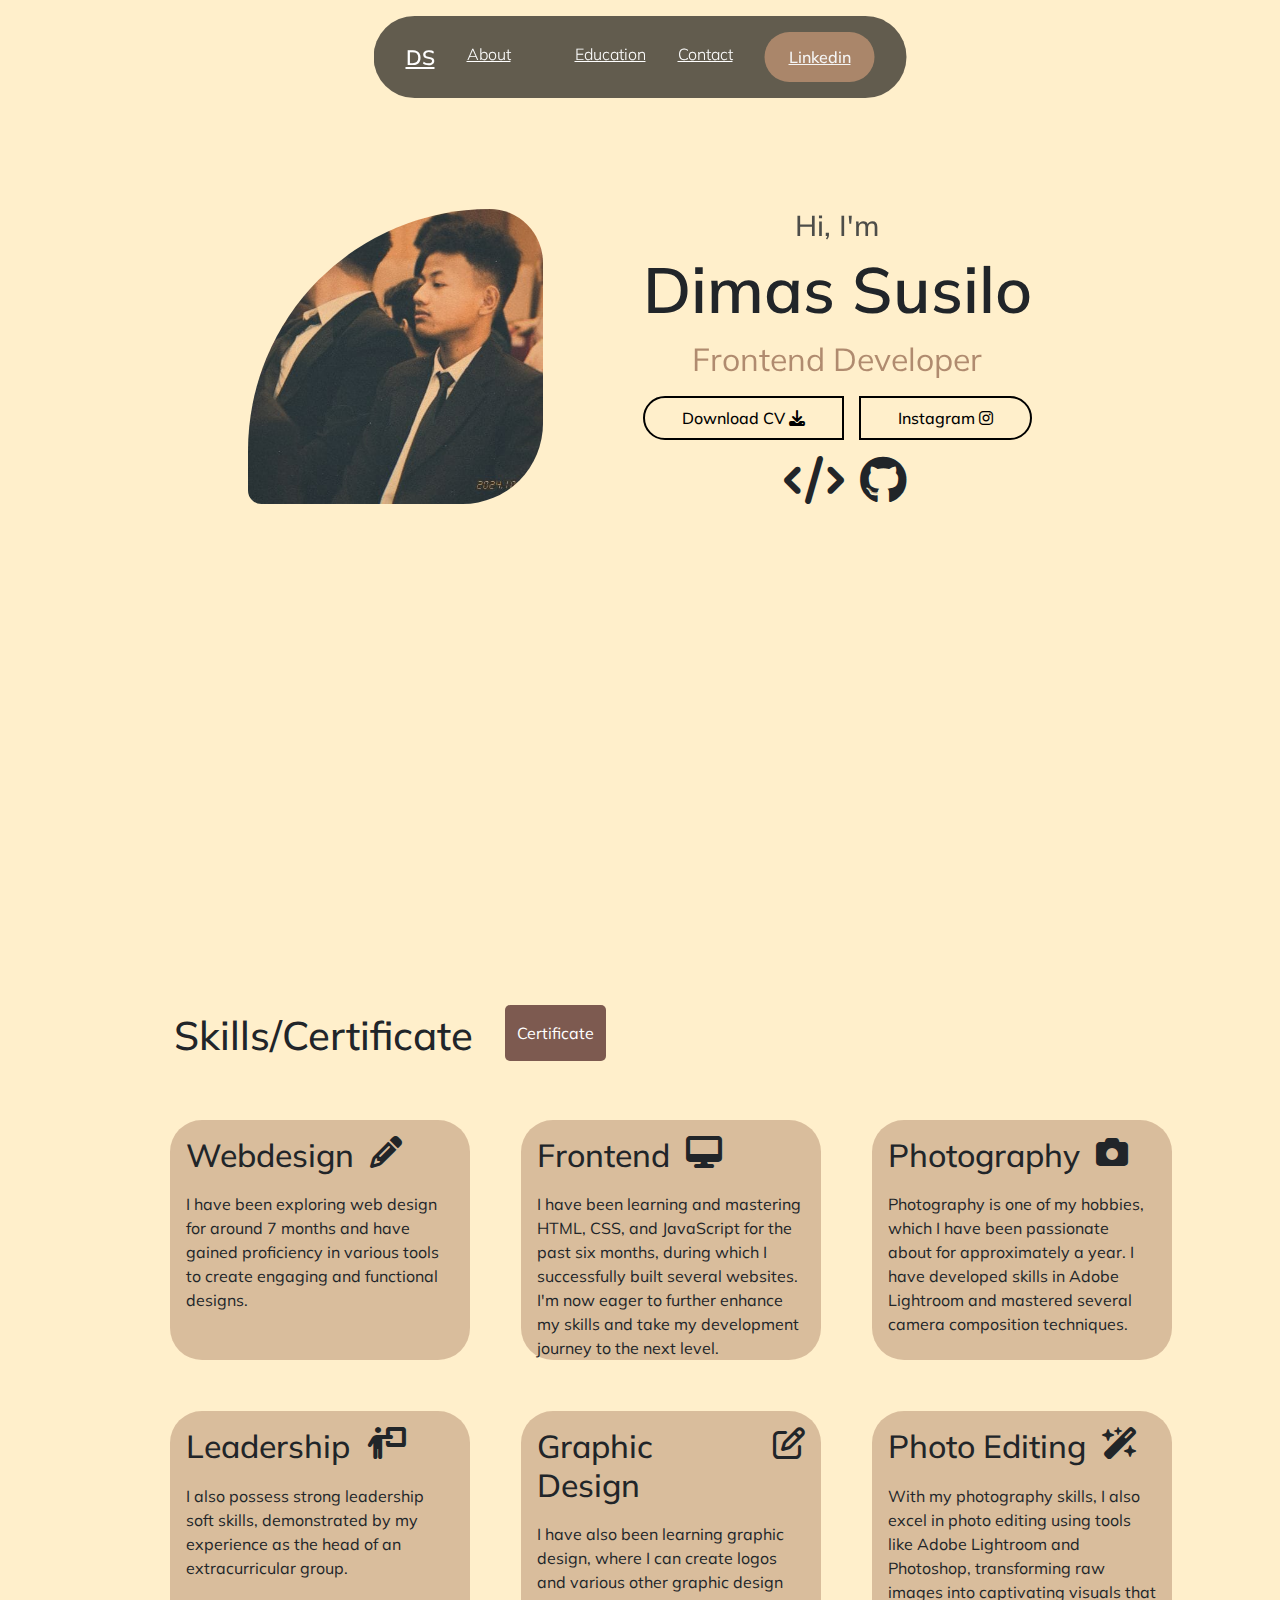
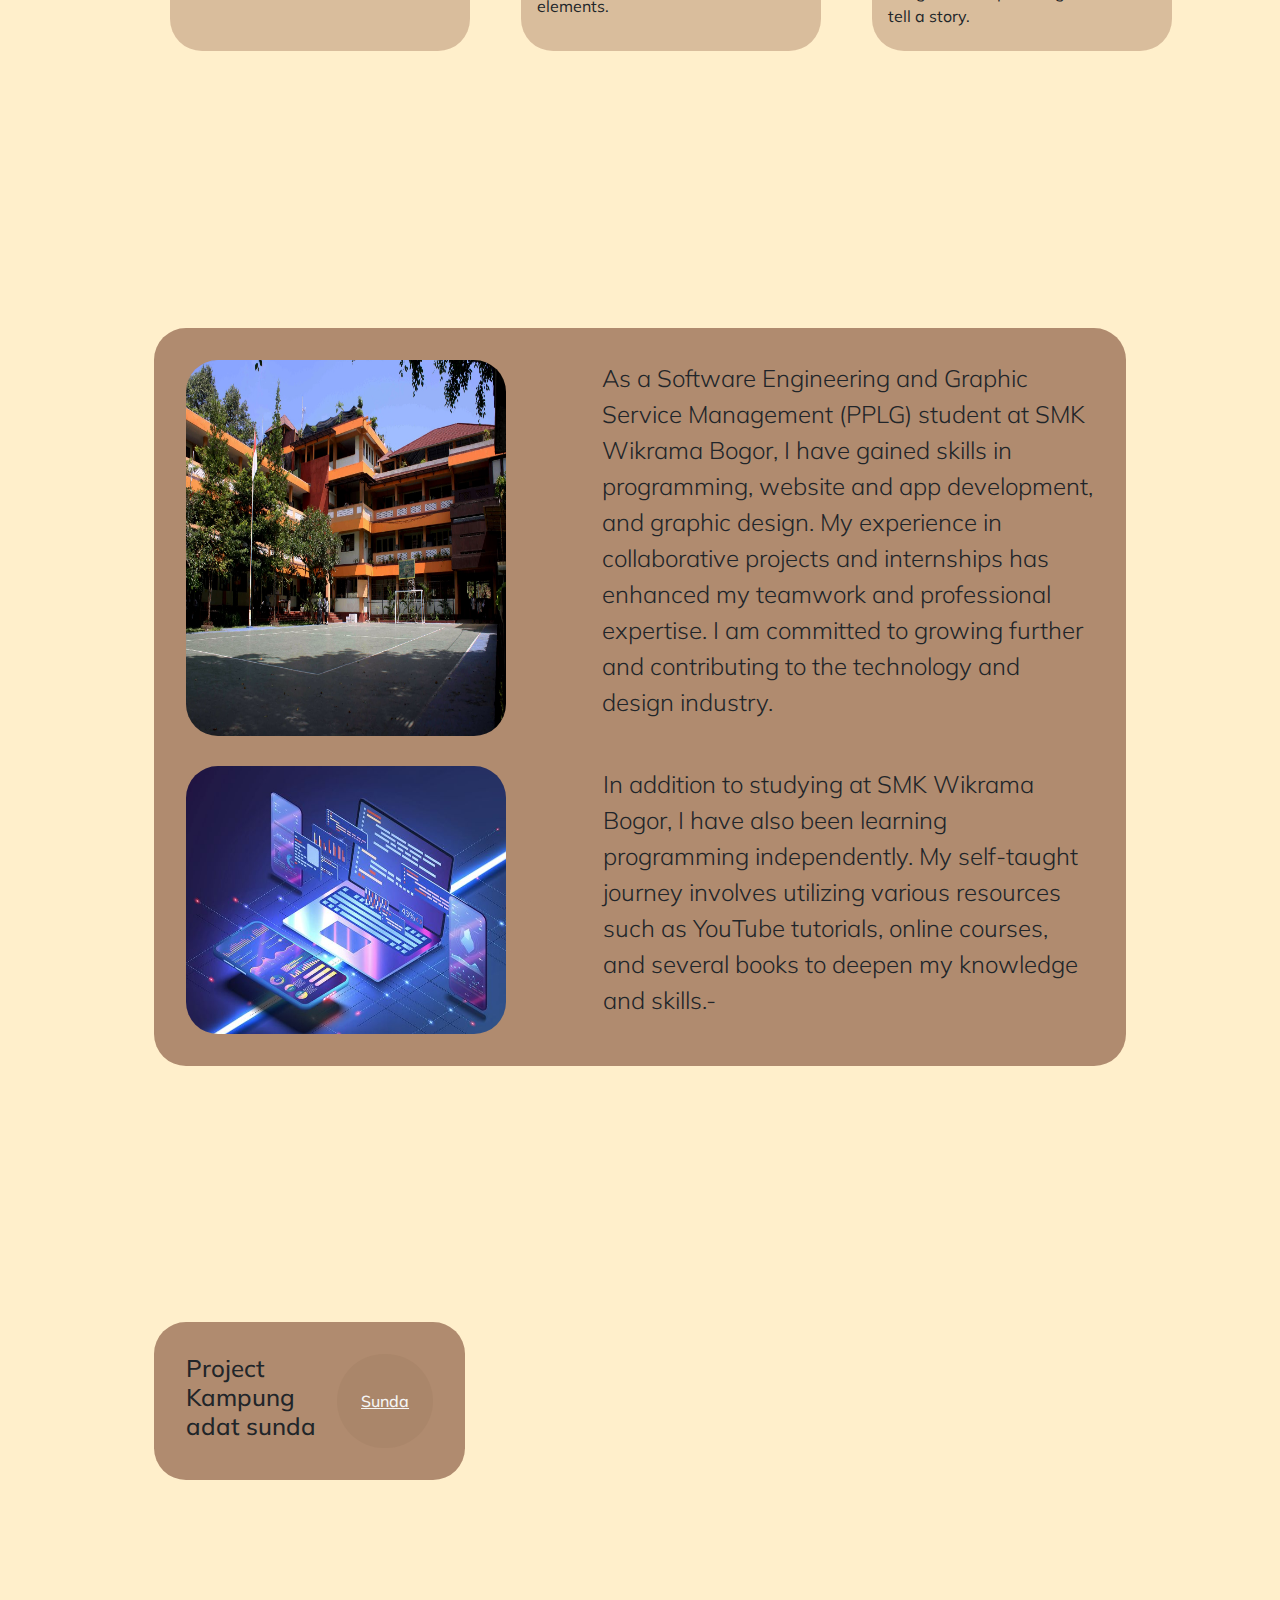
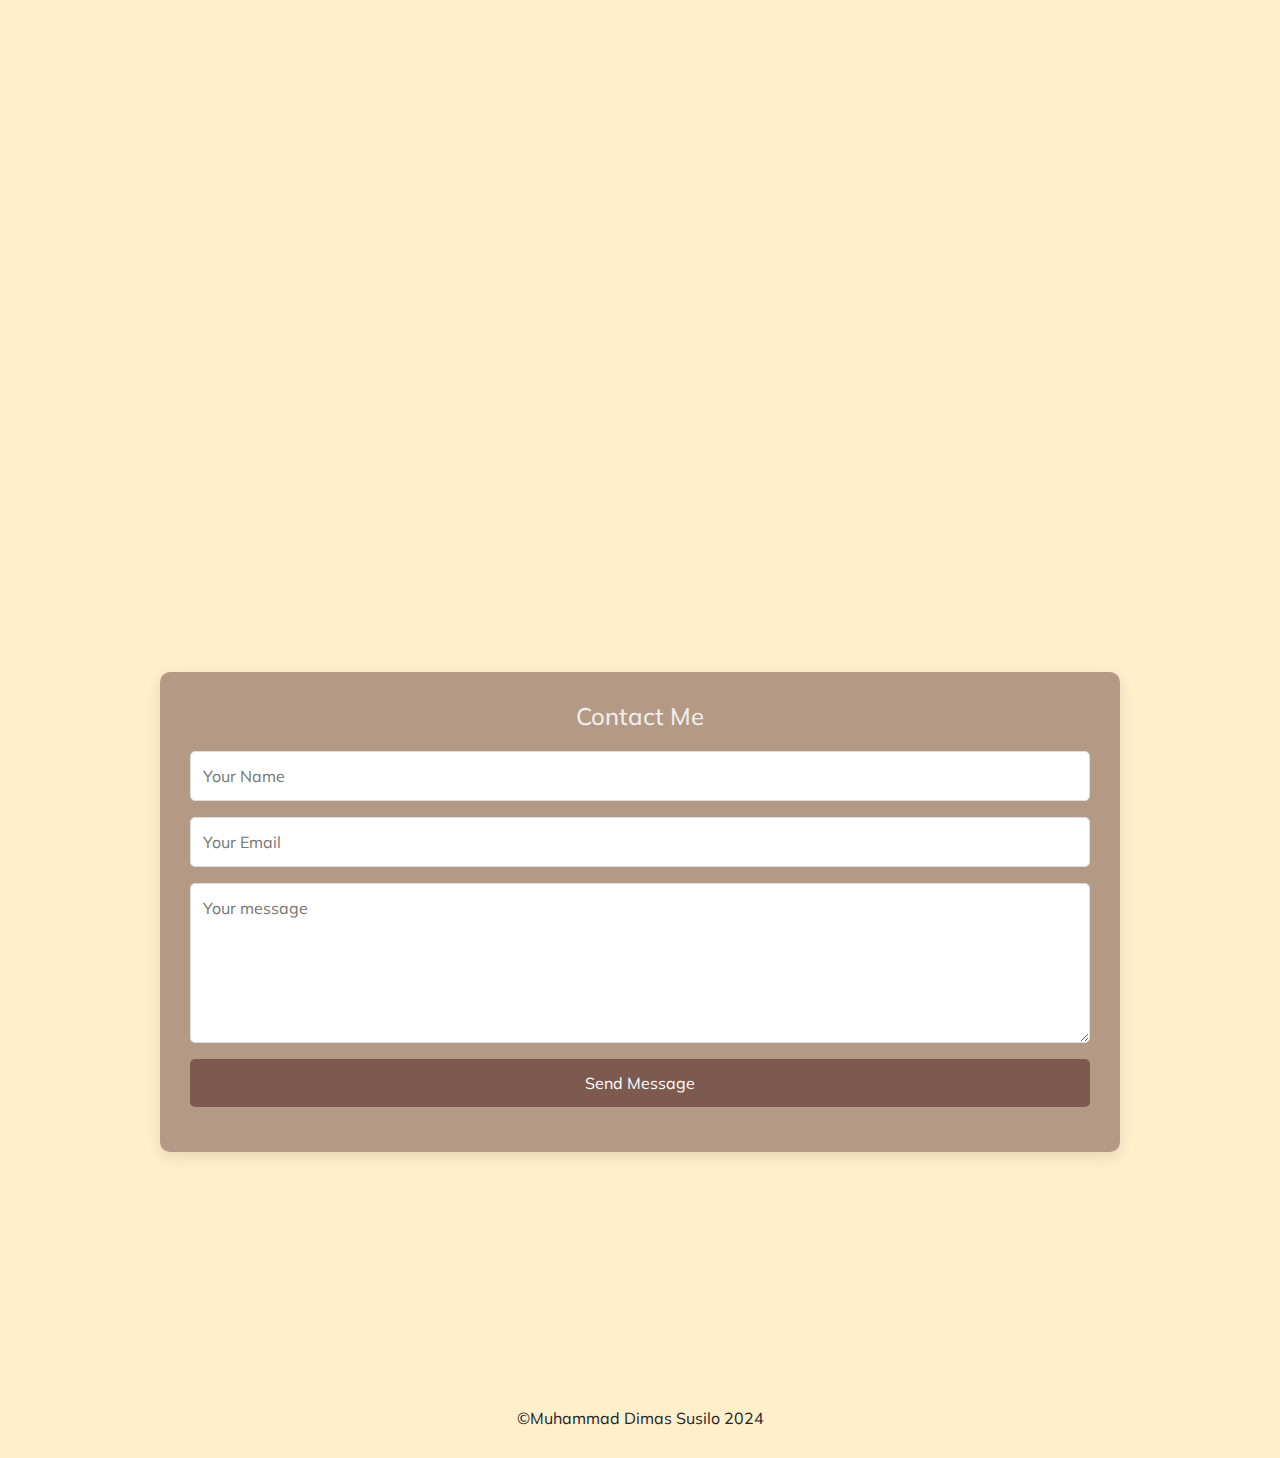
<file: index.html>
<!DOCTYPE html>
<html lang="en">
  <head>
    <meta charset="UTF-8" />
    <meta name="viewport" content="width=device-width, initial-scale=1.0" />
    <title>Dimas Susilo</title>
    <link rel="preconnect" href="https://fonts.googleapis.com" />
    <link rel="preconnect" href="https://fonts.gstatic.com" crossorigin />
    <link
      href="https://fonts.googleapis.com/css2?family=Mulish:ital,wght@0,200..1000;1,200..1000&display=swap"
      rel="stylesheet"
    />
    <link
      rel="stylesheet"
      href="https://cdnjs.cloudflare.com/ajax/libs/font-awesome/6.6.0/css/all.min.css"
    />
    <link
      rel="stylesheet"
      href="https://cdnjs.cloudflare.com/ajax/libs/animate.css/4.1.1/animate.min.css"
    />
    <link href="https://cdn.jsdelivr.net/npm/bootstrap@5.3.3/dist/css/bootstrap.min.css" rel="stylesheet" integrity="sha384-QWTKZyjpPEjISv5WaRU9OFeRpok6YctnYmDr5pNlyT2bRjXh0JMhjY6hW+ALEwIH" crossorigin="anonymous">
    <link rel="stylesheet" href="style.css" />
  </head>
  <body>
    <header>
      <a href="#about" class="logo">DS</a>
      <ul class="nav-link">
        <li><a href="#about">About</a></li>
        <li>                     </li>
        <li><a href="#education">Education</a></li>
        <li><a href="#contact">Contact</a></li>
      </ul>
      
      <!-- <li><a href="#portofolio">Portofolio</a></li> -->
      <i class="fa-solid fa-bars" id="menu-icon"> </i>
      <button class="visit-btn">  
        <a
          href="https://www.linkedin.com/in/dimas-susilo/"
          target="_blank"
          rel="noopener noreferrer"
        >
          Linkedin
        </a>
      </button>
    </header>

    <section class="about" id="about">
      <div class="about-container">
        <img src="asset/Foto pake jas.jpg" alt="Me" />
        <div class="info-box">
          <h3>Hi, I'm</h3>
          <h1 class="animate__animated animate__fadeInUp">Dimas Susilo</h1>
          <span>Frontend Developer</span>
          <div class="btn-group">
            <a class="btn" href="asset/CV Muhammad Dimas Susilo.pdf" download="">
              Download CV <i class="fa-sharp fa-solid fa-download"></i>
            </a>
            <a
              class="btn"
              href="https://www.instagram.com/susilokec4p1/ "
              target="_blank"
              rel="noopener noreferrer"
            >
              Instagram <i class="fa-brands fa-instagram"></i>
            </a>
          </div>
          <div class="socials">
            <i class="fa-solid fa-code"></i>
            <i class="fa-brands fa-github"></i>
          </div>
        </div>
      </div>
    </section>

    <section id="portofolio">
      <div class="porto-tittle">
        <h1>Skills/Certificate</h1>
        <button id="toggleButton">Certificate</button>
      </div>

        <div class="certificate" id="certificateSection" class="content-section">
          <div class="grid">
            <img src="asset/Dicoding.png" alt="Dicoding" />
            <img src="asset/Dicoding JS.png" alt="Dicoding">
            <img src="asset/Dicoding AI.png" alt="Dicoding">
            <img src="asset/Ibm.png" alt="IBM" />
            <img src="asset/K3.png" alt="K3" />
            <img src="asset/Dicoding Frond End.png" alt="Dicoding"> 
          </div>
        </div>
    
        <div class="porto-box" id="skillsSection" class="content-section hidden" >
          <div class="grid">
            <div class="card-s">
              <div class="card-h">
                <h2>Webdesign</h2>
                <i class="fa-solid fa-pencil"></i>
              </div>
              <p>
                I have been exploring web design for around 7 months and have
                gained proficiency in various tools to create engaging and
                functional designs.
              </p>
            </div>
            <div class="card-s">
              <div class="card-h">
                <h2>Frontend</h2>
                <i class="fa-sharp fa-solid fa-desktop"></i>
              </div>
              <p>
                I have been learning and mastering HTML, CSS, and JavaScript for
                the past six months, during which I successfully built several
                websites. I'm now eager to further enhance my skills and take my
                development journey to the next level.
              </p>
            </div>
            <div class="card-s">
              <div class="card-h">
                <h2>Photography</h2>
                <i class="fa-solid fa-camera"></i>
              </div>
              <p>
                Photography is one of my hobbies, which I have been passionate
                about for approximately a year. I have developed skills in Adobe
                Lightroom and mastered several camera composition techniques.
              </p>
            </div>
            <div class="card-s">
              <div class="card-h">
                <h2>Leadership</h2>
                <i class="fa-solid fa-person-chalkboard"></i>
              </div>
              <p>
                I also possess strong leadership soft skills, demonstrated by my
                experience as the head of an extracurricular group.
              </p>
            </div>
            <div class="card-s">
              <div class="card-h">
                <h2>Graphic Design</h2>
                <i class="fa-sharp fa-regular fa-pen-to-square"></i>
              </div>
              <p>
                I have also been learning graphic design, where I can create logos
                and various other graphic design elements.
              </p>
            </div>
            <div class="card-s">
              <div class="card-h">
                <h2>Photo Editing</h2>
                <i class="fa-solid fa-wand-magic-sparkles"></i>
              </div>
              <p>
                With my photography skills, I also excel in photo editing using
                tools like Adobe Lightroom and Photoshop, transforming raw images
                into captivating visuals that tell a story.
              </p>
            </div>
          </div>
    </section>

    <section id="education">
      <div class="edu-box">
        <div class="sch">
          <img src="asset/Gedung wik.jpg" alt="" />
          <p>
            As a Software Engineering and Graphic Service Management (PPLG)
            student at SMK Wikrama Bogor, I have gained skills in programming,
            website and app development, and graphic design. My experience in
            collaborative projects and internships has enhanced my teamwork and
            professional expertise. I am committed to growing further and
            contributing to the technology and design industry.
          </p>
        </div>

        <div class="otodik">
          <img src="asset/Codeae.jpeg" alt="codeae" />
          <p>
            In addition to studying at SMK Wikrama Bogor, I have also been
            learning programming independently. My self-taught journey involves
            utilizing various resources such as YouTube tutorials, online
            courses, and several books to deepen my knowledge and skills.-
          </p>
        </div>
      </div>
    </section>
    <section id="projects">
    <div class="grid">
      <div id="sunda">
        <h4>Project Kampung adat sunda</h4>
        <button><a href="/sunda.html">Sunda</a></button>
      </div>

    </div>  
    

    </section>

    <section id="contact">
      <div class="contact">
        <div class="input-box">
          <form
            action="https://api.web3forms.com/submit"
            method="POST"
            -
            class="contact-left"
          >
            <input
              type="hidden"
              name="access_key"
              value="a7a2d5b1-57bb-4f78-a7f6-2a8a6ea96e33"
            />
            <h2 class="section-tittle">Contact Me</h2>
            <input
              type="text"
              name="name"
              placeholder="Your Name"
              class="contact-inputs"
              required
            />
            <input
              type="email"
              name="email"
              placeholder="Your Email"
              class="contact-inputs"
              required
            />
            <textarea
              name="message"
              placeholder="Your message"
              class="contact-inputs"
              required
            ></textarea>
            <button type="submit">Send Message</button>
          </form>
        </div>
      </div>
    </section>

    <footer>
      <p class="copyright">©Muhammad Dimas Susilo 2024</p>
    </footer>
    <script src="main.js"></script>
  </body>
</html>
</file>
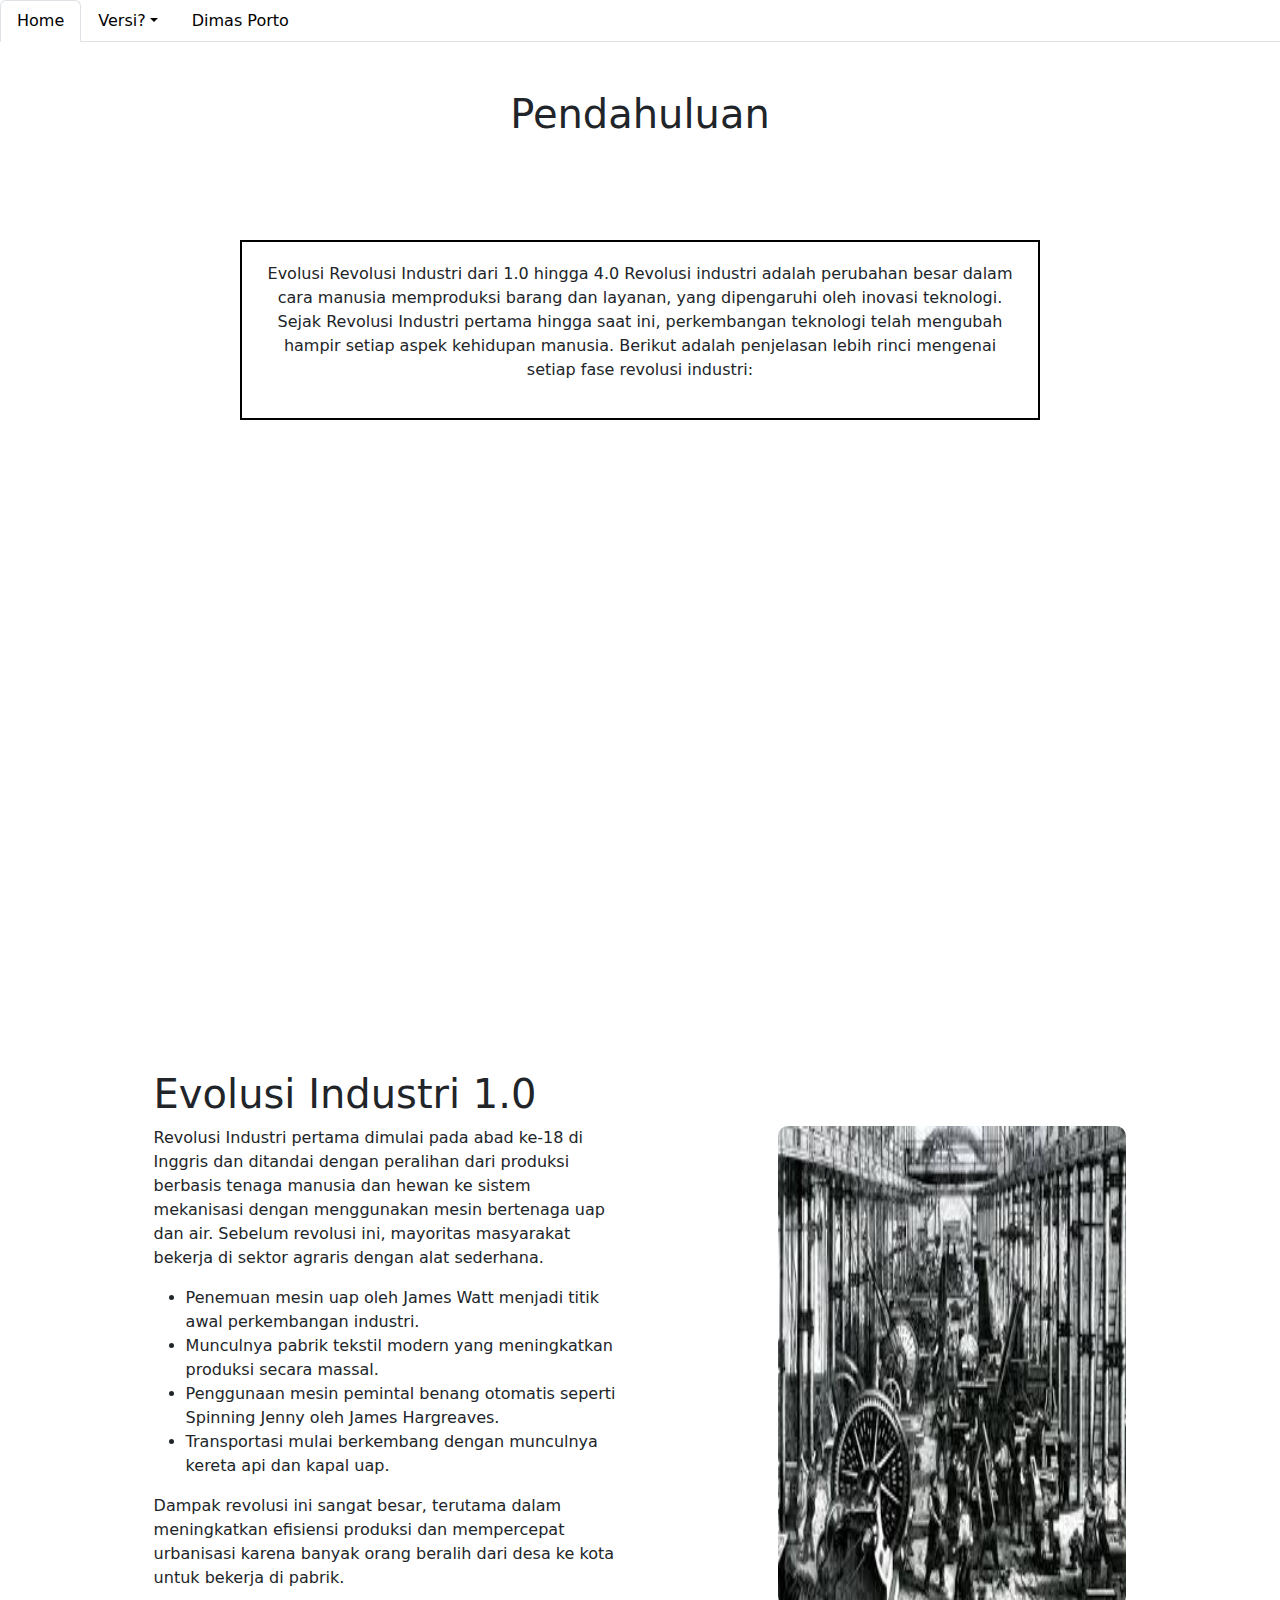
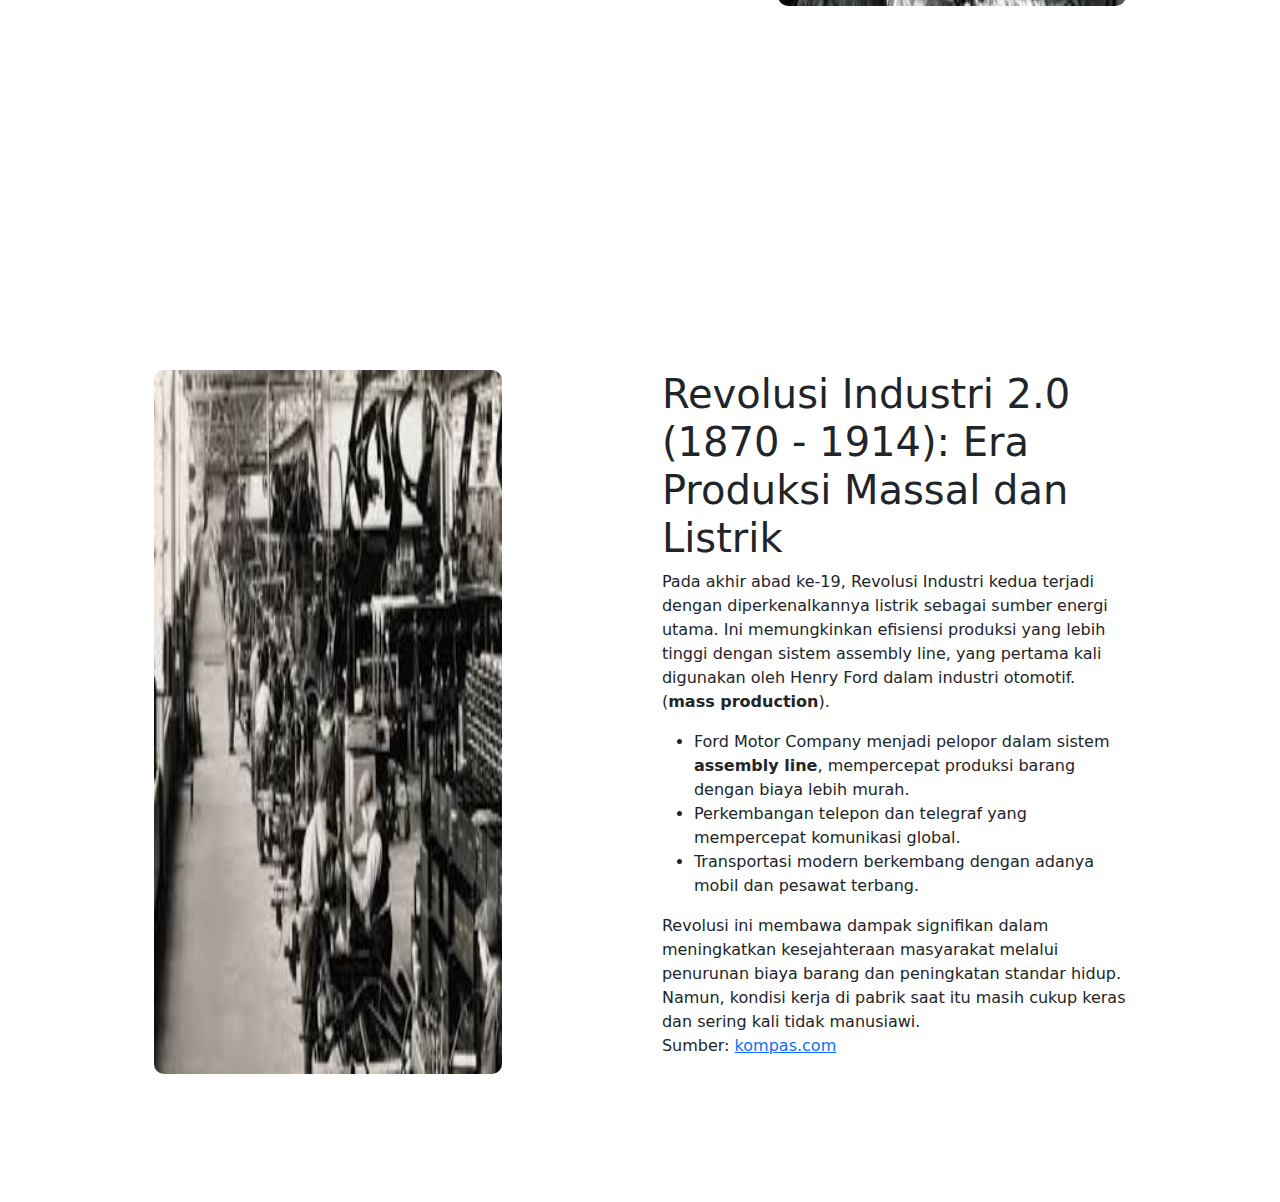
<file: sejarah.html>
<html lang="en">
  <head>
    <meta charset="UTF-8" />
    <meta name="viewport" content="width=device-width, initial-scale=1.0" />
    <title>Evolusi Industri</title>
    <link
      href="https://cdn.jsdelivr.net/npm/bootstrap@5.3.3/dist/css/bootstrap.min.css"
      rel="stylesheet"
      integrity="sha384-QWTKZyjpPEjISv5WaRU9OFeRpok6YctnYmDr5pNlyT2bRjXh0JMhjY6hW+ALEwIH"
      crossorigin="anonymous"
    />
    <link rel="stylesheet" href="sejarah.css" />
  </head>
  <body>
    <header class="justi">
      <ul class="nav nav-tabs">
        <li class="nav-item text-black">
          <a class="nav-link active text-black" aria-current="page" href="#home"
            >Home</a
          >
        </li>
        <li class="nav-item dropdown text-black">
          <a
            class="nav-link dropdown-toggle text-black"
            data-bs-toggle="dropdown"
            href="#"
            role="button"
            aria-expanded="false"
            >Versi?</a
          >
          <ul class="dropdown-menu">
            <li><a class="dropdown-item" href="#pertama">1.0</a></li>
            <li><a class="dropdown-item" href="#">2.0</a></li>
            <li><a class="dropdown-item" href="#">3.0</a></li>
            <li><a class="dropdown-item" href="#">4.0</a></li>
          </ul>
        </li>
        <li class="nav-item">
          <a class="nav-link text-black" href="index.html">Dimas Porto</a>
        </li>
      </ul>
    </header>

    <section id="home">
      <div class="container">
        <h1 class="position-absolute top-0 start-50 translate-middle-x mt-5">
          Pendahuluan
        </h1>
        <div class="container-text">
          <p>
            Evolusi Revolusi Industri dari 1.0 hingga 4.0 Revolusi industri
            adalah perubahan besar dalam cara manusia memproduksi barang dan
            layanan, yang dipengaruhi oleh inovasi teknologi. Sejak Revolusi
            Industri pertama hingga saat ini, perkembangan teknologi telah
            mengubah hampir setiap aspek kehidupan manusia. Berikut adalah
            penjelasan lebih rinci mengenai setiap fase revolusi industri:
          </p>
        </div>
      </div>
    </section>

    <section id="pertama">
      <h1>Evolusi Industri 1.0</h1>

      <div class="d-flex">
        <div class="p-text">
          <p>
            Revolusi Industri pertama dimulai pada abad ke-18 di Inggris dan
            ditandai dengan peralihan dari produksi berbasis tenaga manusia dan
            hewan ke sistem mekanisasi dengan menggunakan mesin bertenaga uap
            dan air. Sebelum revolusi ini, mayoritas masyarakat bekerja di
            sektor agraris dengan alat sederhana.
          </p>

          <ul>
            <li>
              Penemuan mesin uap oleh James Watt menjadi titik awal perkembangan
              industri.
            </li>
            <li>
              Munculnya pabrik tekstil modern yang meningkatkan produksi secara
              massal.
            </li>
            <li>
              Penggunaan mesin pemintal benang otomatis seperti Spinning Jenny
              oleh James Hargreaves.
            </li>
            <li>
              Transportasi mulai berkembang dengan munculnya kereta api dan
              kapal uap.
            </li>
          </ul>
          <p>
            Dampak revolusi ini sangat besar, terutama dalam meningkatkan
            efisiensi produksi dan mempercepat urbanisasi karena banyak orang
            beralih dari desa ke kota untuk bekerja di pabrik.
          </p>
        </div>
        <img src="asset/Evo 1.0.png" alt="" />
      </div>
    </section>
    
    <section id="kedua">
      <div class="d-flex">
        <img src="asset/Evo 2.0.png"  alt="">
        <div class="p-text">
          <h1>
            Revolusi Industri 2.0 (1870 - 1914): Era Produksi Massal dan Listrik
          </h1>
          <p>
            Pada akhir abad ke-19, Revolusi Industri kedua terjadi dengan
            diperkenalkannya listrik sebagai sumber energi utama. Ini
            memungkinkan efisiensi produksi yang lebih tinggi dengan sistem
            assembly line, yang pertama kali digunakan oleh Henry Ford dalam
            industri otomotif. (<strong>mass production</strong>).
          </p>
          <ul>
            <li>
              Ford Motor Company menjadi pelopor dalam sistem
              <strong>assembly line</strong>, mempercepat produksi barang dengan
              biaya lebih murah.
            </li>
            <li>
              Perkembangan telepon dan telegraf yang mempercepat komunikasi
              global.
            </li>
            <li>
              Transportasi modern berkembang dengan adanya mobil dan pesawat
              terbang.
            </li>
          </ul>
          <p>
            Revolusi ini membawa dampak signifikan dalam meningkatkan
            kesejahteraan masyarakat melalui penurunan biaya barang dan
            peningkatan standar hidup. Namun, kondisi kerja di pabrik saat itu
            masih cukup keras dan sering kali tidak manusiawi. <br>Sumber:
            <a href="https://www.kompas.com">kompas.com</a>
          </p>
        </div>
      </div>
    </section>

    <script
      src="https://cdn.jsdelivr.net/npm/@popperjs/core@2.11.8/dist/umd/popper.min.js"
      integrity="sha384-I7E8VVD/ismYTF4hNIPjVp/Zjvgyol6VFvRkX/vR+Vc4jQkC+hVqc2pM8ODewa9r"
      crossorigin="anonymous"
    ></script>
    <script
      src="https://cdn.jsdelivr.net/npm/bootstrap@5.3.3/dist/js/bootstrap.min.js"
      integrity="sha384-0pUGZvbkm6XF6gxjEnlmuGrJXVbNuzT9qBBavbLwCsOGabYfZo0T0to5eqruptLy"
      crossorigin="anonymous"
    ></script>
  </body>
</html>
</file>
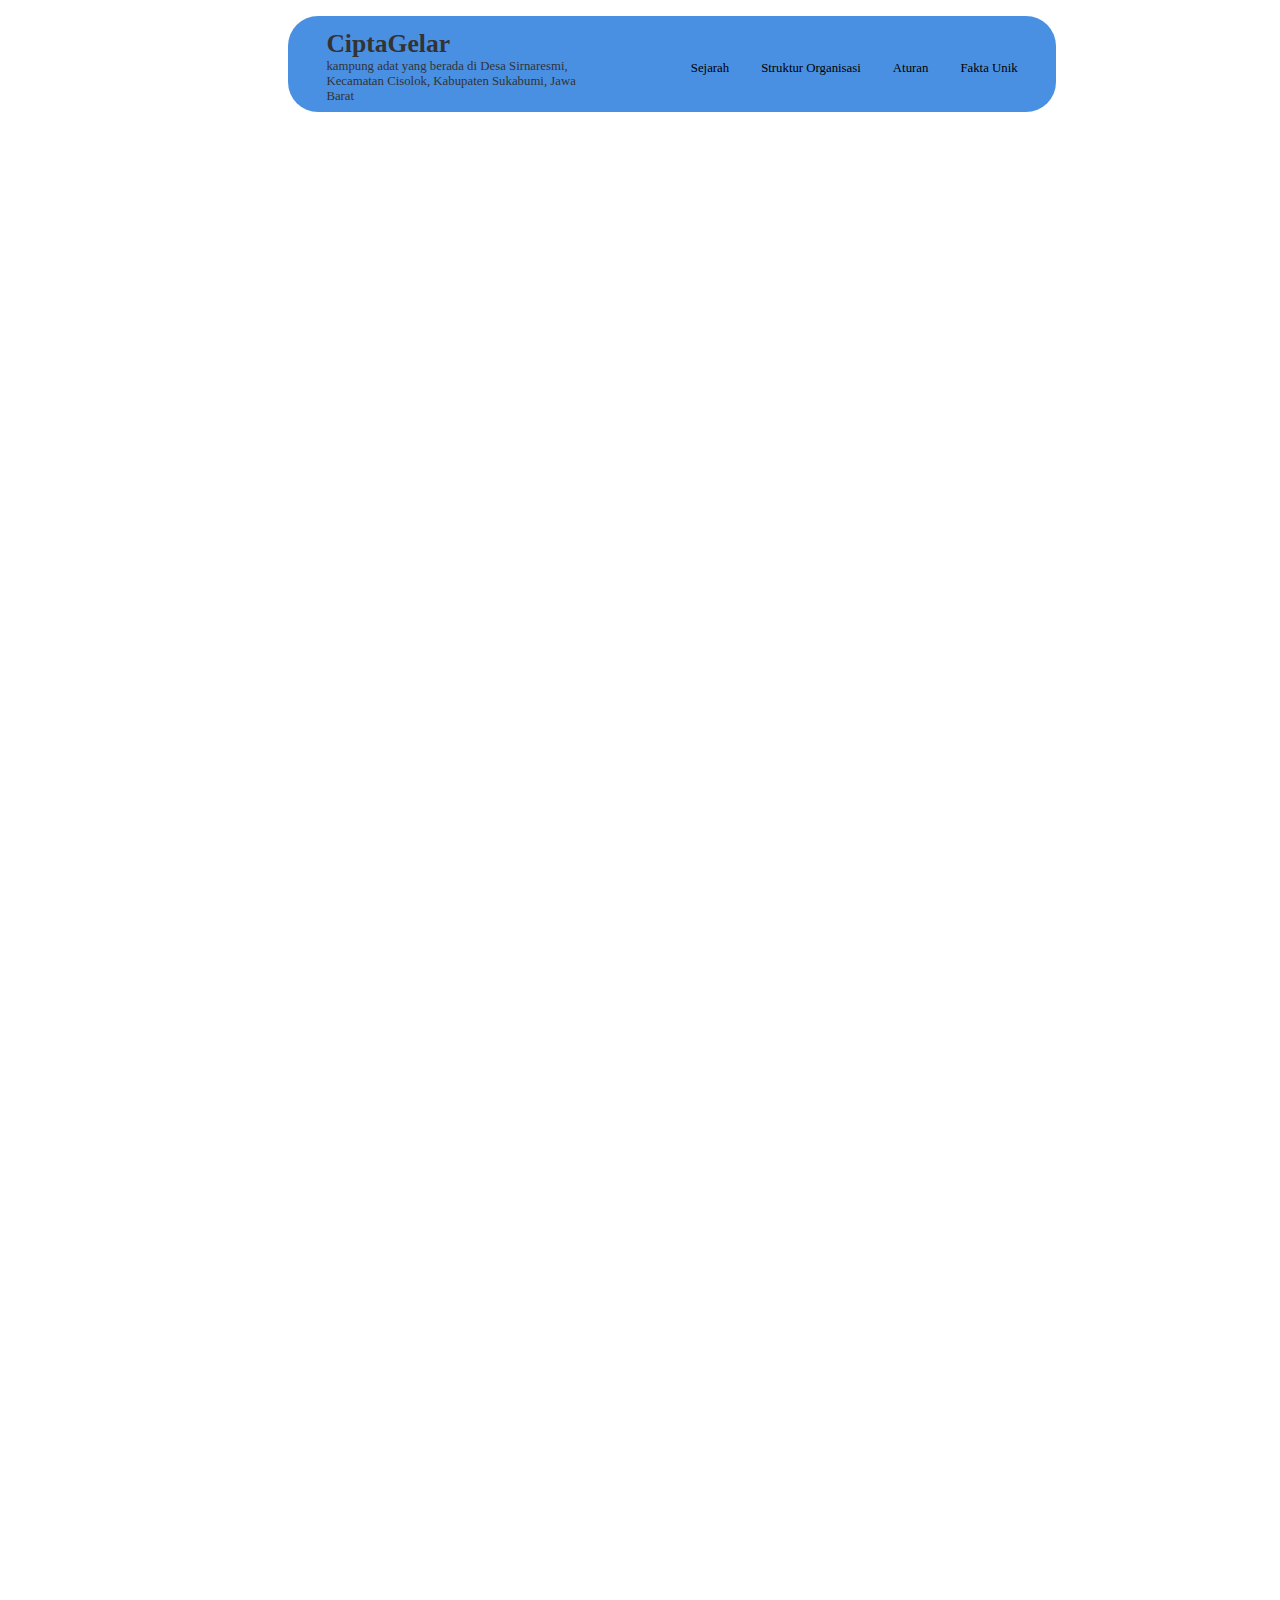
<file: sunda.html>
<!DOCTYPE html>
<html lang="en">
<head>
    <meta charset="UTF-8">
    <meta name="viewport" content="width=device-width, initial-scale=1.0">
    <title>Document</title>
    <link rel="stylesheet" href="sunda.css">
</head>
<body>
    <header>
        <div id="logo">
        <h1>CiptaGelar</h1>
        <p>kampung adat yang berada di Desa Sirnaresmi, Kecamatan Cisolok, Kabupaten Sukabumi, Jawa Barat</p>
        </div>
        <div id="nav">
            <ul>
                <li>
                    <a href="#sejarah"> Sejarah</a>
                </li>
                <li>
                    <a href="#struktur">Struktur Organisasi</a>
                </li>
                <li>
                    <a href="#aturan">Aturan</a>
                </li>
                <li>
                    <a href="#fakta">Fakta Unik</a>
                </li>
            </ul>
        </div>
    </header>



    <section id="sejarah">

    </section>

    <section id="struktur">

    </section>

    <section id="aturan">
<h1>Aturan</h1>
    </section>

    <section id="fakta">    

    </section>




</body>
</html>
</file>
<file: style.css>
* {
  margin: 0px;
  padding: 0px;
  box-sizing: border-box;
  font-family: "Mulish";
  text-decoration: none;
  scroll-behavior: smooth;
  list-style-type: none;
}
body {
  background-color: #ffefcb;
}
section {
  min-height: 100vh;
  padding: 8rem 12%;
  width: 100%;
  position: relative;
}

#menu-icon {
  display: none;
}

/* Navigation Bar */
header {
  position: fixed;
  top: 1rem;
  left: 50%;
  transform: translateX(-50%);
  text-align: center;
  justify-content: center;
  display: flex;
  gap: 4rem;
  background-color: rgba(0, 0, 0, 0.616);
  backdrop-filter: blur(8px);
  color: white;
  padding: 0.5rem 1.5rem;
  border-radius: 3rem;
  z-index: 1000;
}
.logo {
  color: white;
  margin-top: 10px;
  font-size: 1.3rem;
  font-weight: 600;
  text-wrap: nowrap;
  transition: 0.3s ease-in-out;
}
.logo:hover {
  transform: scale(1.1);
}
.nav-link {
  display: flex;
  gap: 2rem;
  margin-top: 10px;
}
li a {
  position: relative;
  color: white;
  font-weight: 300;
}
li a::before {
  position: absolute;
  content: "";
  width: 0;
  left: 0;
  height: 5px;
  top: 25px;
  border-radius: 1rem;
  transition: 0.3s ease-in-out;
  background-color: #7d5a4f;
}
li a:hover::before {
  width: 100%;
}
.visit-btn {
  padding: 0.8rem 1.5rem;
  border-radius: 3rem;
  border: none;
  font-weight: 500;
  font-size: 1rem;
  color: black;
  cursor: pointer;
  text-wrap: nowrap;
  transition: 0.6 ease-in-out;
  background-color: #aa866a;
}
.visit-btn:hover {
  transform: scale(1.03);
  background-color: #7d5a4f;
}

/* About Section */
.about-container {
  display: flex;
  align-items: center;
  justify-content: center;
  margin-top: 5rem;
}
.about img {
  margin-right: 100px;
  width: 23vw;
  border-radius: 90% 20% 30% 5%;
}
.info-box {
  display: flex;
  flex-direction: column;
  text-align: center;
}
.info-box h3 {
  opacity: 0.8;
  font-weight: 500;
  font-size: 1.8rem;
}
.info-box h1 {
  font-size: 4rem;
  font-weight: 600;
}
.info-box span {
  background-color: #b08b6f;
  color: transparent;
  background-clip: text;
  font-size: 2rem;
}
.btn-group {
  padding-top: 0.8rem;
  display: flex;
  gap: 1rem;
  justify-content: center;
}
.btn {
  color: black;
  border-radius: 2rem;
  padding: 0.5rem 1.5rem;
  border: 2px solid black;
  cursor: pointer;
  font-weight: 500;
  text-align: center;
}
.visit-btn a {
  color: whitesmoke;
}
.socials {
  display: flex;
  justify-content: center;
  padding-top: 1rem;
  gap: 1rem;
  padding-left: 1rem;
  font-size: 3rem;
  border-radius: 2rem;
}

/* Portfolio Section */

.content-section {
  display: none;
  margin-top: 20px;
}

.content-section ul {
  list-style: none;
  padding: 0;
}

.hidden {
  display: none;
}

.grid {
  display: grid;
  grid-template-columns: repeat(3, 1fr);
  grid-template-rows: auto;
  gap: 1.2rem;
}
.porto-tittle {
  position: relative;
  bottom: 17px;
  left: 20px;
  display: flex;
  gap: 2rem;
}
.porto-tittle button {
  position: relative;
  bottom: 6px;
}
.porto-tittle button:hover {
  background-color: #361f19;
}
.porto-tittle a {
  color: black;
}
.porto-tittle a:hover {
  color: white;
}
.card-h {
  display: flex;
  gap: 1rem;
  margin-bottom: 10px;
}
.card-s {
  margin: 1rem;
  background-color: #b892758a;
  width: 300px;
  height: 240px;
  padding: 1rem;
  border-radius: 2rem;
  transform: translateY(20px);
  transition-duration: 1s;
}
.card-s:hover {
  transform: translateY(-20px);
  transition-duration: 0.5s;
  font-size: 1.2rem;
  background-color: #2e1f1a;
  color: whitesmoke;
  width: auto;
  height: auto;
  padding: 1rem;
}
.card-s i {
  font-size: 2rem;
}

.certificate img {
  width: 100%;
}

/* Education Section */
.edu-box {
  background-color: #b08b6f;
  padding: 2rem;
  border-radius: 2rem;
  font-weight: 300;
}
.sch {
  width: 100%;
  font-size: 1.5rem;
  display: flex;
  gap: 6rem;
  margin-bottom: 30px;
}
.sch img {
  width: 20rem;
  border-radius: 2rem;
}
.otodik {
  display: flex;
  gap: 6.1rem;
  font-size: 1.5rem;
}
.otodik img {
  width: 20rem;
  border-radius: 2rem;
}


/* Project */


#sunda{
  background-color: #b08b6f;
  padding: 2rem;
  border-radius: 2rem;
  font-weight: 300;
  display: flex;
}

#sunda button{
  background-color: #b08b6f;
  padding: 0.8rem 1.5rem;
  border-radius: 3rem;
  border: none;
  font-weight: 500;
  font-size: 1rem;
  color: black;
  cursor: pointer;
  text-wrap: nowrap;
  transition: 0.6 ease-in-out;
  background-color: #aa866a;
}

#sunda button:hover{
  transform: scale(1.03);
  background-color: #7d5a4f;
}

#sunda button a{
  color: whitesmoke;
}

/* Contact Section */
.contact {
  width: 60rem;
  height: 30rem;
  margin: 50px auto;
  background-color: #7d5a4f93;
  border-radius: 10px;
  box-shadow: 0 5px 15px rgba(0, 0, 0, 0.1);
  padding: 30px;
}
.section-tittle {
  font-size: 24px;
  margin-bottom: 20px;
  color: #eeeeee;
  text-align: center;
}
.input-box {
  display: flex;
  flex-direction: column;
  gap: 20px;
}
.input-box textarea {
  font-size: 1rem;
  height: 10rem;
}
.contact-left {
  display: flex;
  flex-direction: column;
}
.contact-inputs {
  width: 100%;
  padding: 12px;
  border: 1px solid #ddd;
  border-radius: 5px;
  font-size: 16px;
  transition: border-color 0.3s;
  margin-bottom: 1rem;
}
.contact-inputs:focus {
  border-color: #0077cc;
  outline: none;
}
button {
  background-color: #7d5a50;
  color: #fff;
  border: none;
  padding: 12px;
  font-size: 16px;
  border-radius: 5px;
  cursor: pointer;
  transition: background-color 0.3s;
}
button:hover {
  background-color: #005fa3;
}

/* Footer */
footer {
  width: 100%;
  height: 10px;
  bottom: 0;
  left: 0;
  padding: 2rem;
  justify-content: center;
  text-align: center;
  align-items: center;
  display: flex;
  flex-direction: column;
}
::-webkit-scrollbar {
  width: 5px;
}
::-webkit-scrollbar-thumb {
  border-radius: 2rem;
  background-color: #7d5a50;
}

/* Responsive */

@media (max-width: 540px) {
  header #menu-icon {
    display: block;
    font-size: 1.5rem;
  }
  .nav-link {
    position: absolute;
    top: 100%;
    margin-top: 1rem;
    width: 100%;
    padding: 1rem;
    color: white;
    display: flex;
    flex-direction: column;
    text-align: center;
    background: rgba(0, 0, 0, 0.9);
    border-radius: 3rem;
    display: none;
  }
  .nav-link li {
    margin-top: 1.5rem;
    padding: 1rem;
  }
  .nav-link.active {
    display: block;
  }

  header {
    padding: 1rem 5rem;
    gap: 8rem;
  }
  header .logo {
    margin-top: 0px;
    font: 1.5rem;
  }
  .about-container img {
    width: 80vw;
    border-radius: 50%;
    margin-left: 7rem;
  }

  .input-box input {
    padding: 0.5rem 3rem;
    width: 80%;
    font-size: 1.5rem;
  }
  .input-box input::placeholder {
    font-size: 1.5rem;
  }
}
@media (max-width: 820px) {
  header .visit-btn {
    display: none;
  }

  .about-container {
    flex-direction: column;
  }
  .about img {
    margin-left: 6rem;
    border-radius: 50%;
  }
  .grid {
    grid-template-columns: 1fr;
    gap: 2rem;
  }
  .card-s {
    width: 90%;
    margin: 0 auto;
    width: auto;
    height: auto;
  }
  .card-s:hover {
    width: auto;
    height: auto;
  }
  .sch,
  .otodik {
    flex-direction: column;
    gap: 2rem;
  }
  .contact {
    width: 90%;
    height: auto;
    padding: 20px;
  }
}

@media (max-width: 1100px) {
  .grid {
    grid-template-columns: repeat(2, 1fr);
    gap: 2rem;
  }
  .edu-box .sch,
  .edu-box .otodik {
    flex-direction: column;
  }

  #contact {
    padding: 0;
  }
}

@media (max-width: 1280px) {
  header {
    padding: 1rem 2rem;
    gap: 2rem;
  }
}

@media (max-width: 440px) {
  header {
    gap: 1rem;
  }
  .nav-link {
    flex-direction: column;
    gap: 0.5rem;
    font-size: 0.8rem;
  }
  .nav-link li a {
    padding: 0.5rem;
  }

  .about-container {
    flex-direction: column;
    text-align: center;
    padding: 1rem;
  }
  .about img {
    width: 80%;
    margin: 0 auto;
    border-radius: 50%;
  }
  .info-box h1 {
    font-size: 2rem;
  }
  .info-box span {
    font-size: 1.2rem;
  }

  .porto-tittle h1 {
    font-size: 1.5rem;
  }
  .grid {
    grid-template-columns: 1fr;
    gap: 1rem;
  }
  .card-s {
    width: 90%;
    margin: 0 auto;
    padding: 1rem;
  }

  .edu-box .sch,
  .edu-box .otodik {
    flex-direction: column;
    gap: 1rem;
    font-size: 0.9rem;
  }

  .edu-box img {
    width: 100%;
  }

  .contact {
    width: 100%;
    padding: 1rem;
    font-size: 0.9rem;
  }
  .contact-inputs {
    font-size: 0.8rem;
    padding: 0.5rem;
  }
}
@media (max-width: 375px) {
  #toggleButton {
    position: relative;
    right: 20px;
  }
}
</file>
<file: sejarah.css>
* {
  margin: 0;
  padding: 0;
  box-sizing: border-box;
}

.container-text {
  border: 2px solid #000;
  padding: 20px;
  margin: 70px auto;
  max-width: 800px;
  text-align: center;
}

section {
    min-height: 100vh;
    padding: 8rem 12%;
    width: 100%;
    position: relative;
}

.p-text{
    font-size: 16px;
    line-height: 1.5;
    width: 80%;  
}

.d-flex{
    gap: 10rem;
}
.d-flex img{
    width: 60%;
    height: auto;
    border-radius: 10px;
}
</file>
<file: sunda.css>
*{
    margin: 0;
    padding: 0;
    box-sizing: border-box;
    color: var(--text-100);
    scroll-behavior: smooth;
}


:root{
--primary-100:#4A90E2;
--primary-200:#1d75c3;
--primary-300:#003a80;
--accent-100:#FF6F61;
--accent-200:#8f0010;
--text-100:#333333;
--text-200:#5c5c5c;
--bg-100:#F5F5F5;
--bg-200:#ebebeb;
--bg-300:#c2c2c2;
}


section{
    min-height: 100vh;
    padding: 8rem 12%;
    width: 100%;
    position: relative;
}

header{
top: 1rem;
position: fixed;
margin-left: 18rem;
display: flex;
justify-content: space-between;
padding: 0.8rem 3%;
background-color: var(--primary-100);
width: 60%;
height: 6rem;
border-radius: 30px;
z-index: 2000;
font-size:0.8rem;
}

header ul{
    display: flex;
    flex-direction: row;
    justify-content: space-between;
    width: 100%;
    padding: 2rem 0rem;
    gap: 2rem;
    list-style-type: none;
    text-decoration: none;

}

header a{
    text-decoration: none;
    color: black;
    z-index: 10;
}


#logo{
    display: inline;
    width: 40%;
}
</file>
